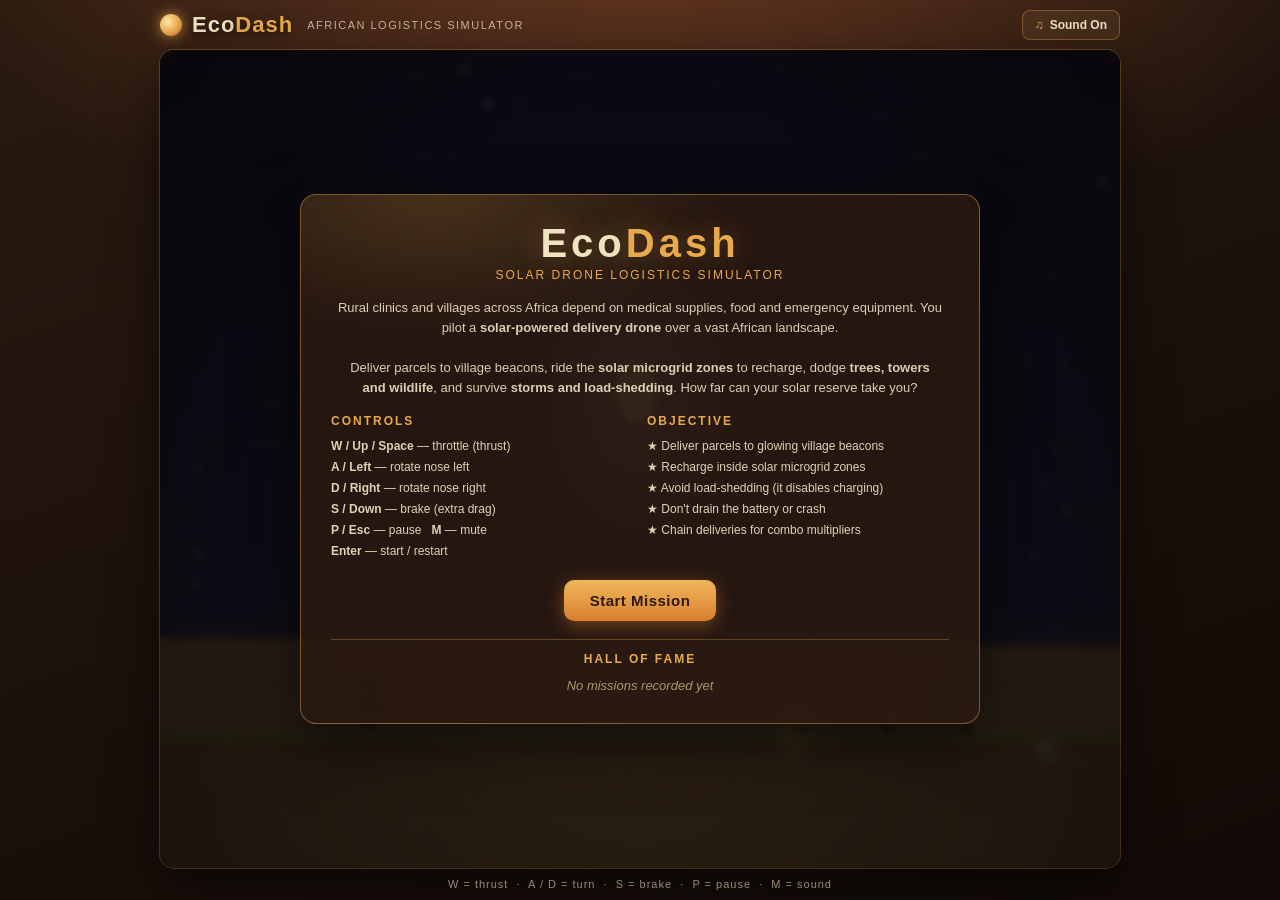
<file: index.html>
<!DOCTYPE html>
<!-- ============================================================
  EcoDash - African Digital Logistics & Infrastructure Simulator
  WAS262 - Web Animation Scripting - SF1

  This file only builds the page structure. All drawing is done
  on the HTML5 <canvas> tag below by our JavaScript "engine".

  File loading order (bottom of page) is IMPORTANT:
    1. utils   - math / random helpers (no dependencies)
    2. input   - keyboard + touch
    3. storage - localStorage high scores
    4. audio   - procedural sound engine (Web Audio API)
    5. celestial - AI-BLIND FEATURE: day / night cycle
    6. weather - global wind system
    7. particles - dust / spark / leaf effects
    8. world   - scrolling African terrain + villages
    9. drone   - the player's solar drone (movement physics)
   10. obstacles - trees, towers, birds, storms, solar & load-shed zones
   11. hud     - on-canvas heads-up display
   12. game    - the Game class that ties everything together
   13. main    - bootstraps the Game

  Each script attaches its exports to a single global object:
      window.EcoDash  (short name: EC)
  e.g. EC.Drone, EC.Game, EC.Input ...
  ============================================================ -->
<html lang="en">
<head>
  <meta charset="UTF-8">
  <meta name="viewport" content="width=device-width, initial-scale=1.0, maximum-scale=1.0, user-scalable=no">
  <title>EcoDash — Solar Drone Logistics Simulator</title>
  <link rel="stylesheet" href="css/style.css">
</head>
<body>

  <!-- The whole application lives inside this wrapper div -->
  <div id="app">

    <!-- ======= TOP BAR (DOM UI - pause + mute buttons + mission tag) ======= -->
    <header id="topbar">
      <div id="brand">
        <span class="brand-mark"></span>
        <h1>Eco<span>Dash</span></h1>
        <p>African Logistics Simulator</p>
      </div>
      <div id="topbar-buttons">
        <button id="btn-pause" class="ui-btn" type="button" title="Pause (P)">
          <span class="icon">&#10073;&#10073;</span> Pause
        </button>
        <button id="btn-mute" class="ui-btn" type="button" title="Toggle sound (M)">
          <span class="icon">&#9835;</span> <span id="mute-label">Sound On</span>
        </button>
      </div>
    </header>

    <!-- ======= CANVAS STAGE (the game screen) ======= -->
    <!-- The canvas keeps an internal resolution of 960x540.
         CSS scales it to fit the window while preserving 16:9. -->
    <div id="canvas-wrap">
      <canvas id="game-canvas" width="960" height="540"></canvas>

      <!-- ---------- START / MENU SCREEN ---------- -->
      <div id="menu-screen" class="overlay">
        <div class="panel panel-menu">
          <h2 class="menu-title">Eco<span>Dash</span></h2>
          <p class="menu-sub">Solar Drone Logistics Simulator</p>

          <p class="menu-story">
            Rural clinics and villages across Africa depend on medical supplies,
            food and emergency equipment. You pilot a <strong>solar-powered delivery drone</strong>
            over a vast African landscape.<br><br>
            Deliver parcels to village beacons, ride the <strong>solar microgrid zones</strong> to
            recharge, dodge <strong>trees, towers and wildlife</strong>, and survive
            <strong>storms and load-shedding</strong>. How far can your solar reserve take you?
          </p>

          <div class="menu-cols">
            <div class="menu-col">
              <h3>Controls</h3>
              <ul class="ctrl-list">
                <li><b>W / Up / Space</b> — throttle (thrust)</li>
                <li><b>A / Left</b> — rotate nose left</li>
                <li><b>D / Right</b> — rotate nose right</li>
                <li><b>S / Down</b> — brake (extra drag)</li>
                <li><b>P / Esc</b> — pause &nbsp; <b>M</b> — mute</li>
                <li><b>Enter</b> — start / restart</li>
              </ul>
              <p class="touch-hint">Touch devices: on-screen buttons appear below.</p>
            </div>
            <div class="menu-col">
              <h3>Objective</h3>
              <ul class="ctrl-list">
                <li>&#9733; Deliver parcels to glowing village beacons</li>
                <li>&#9733; Recharge inside solar microgrid zones</li>
                <li>&#9733; Avoid load-shedding (it disables charging)</li>
                <li>&#9733; Don't drain the battery or crash</li>
                <li>&#9733; Chain deliveries for combo multipliers</li>
              </ul>
            </div>
          </div>

          <button id="btn-start" class="btn-primary" type="button">Start Mission</button>

          <div class="highscores-box">
            <h3>Hall of Fame</h3>
            <ol id="highscore-list" class="highscore-list">
              <li class="empty">No missions recorded yet</li>
            </ol>
          </div>
        </div>
      </div>

      <!-- ---------- PAUSE SCREEN ---------- -->
      <div id="pause-screen" class="overlay hidden">
        <div class="panel panel-small">
          <h2 class="menu-title">Paused</h2>
          <p>Your drone is hovering. The solar reserve is on stand-by.</p>
          <button id="btn-resume" class="btn-primary" type="button">Resume</button>
          <div class="btn-row">
            <button id="btn-pause-restart" class="btn-secondary" type="button">Restart Mission</button>
            <button id="btn-pause-menu" class="btn-secondary" type="button">Main Menu</button>
          </div>
        </div>
      </div>

      <!-- ---------- GAME OVER SCREEN ---------- -->
      <div id="gameover-screen" class="overlay hidden">
        <div class="panel panel-gameover">
          <h2 class="menu-title">Mission <span class="go-word">Ended</span></h2>
          <p id="go-reason" class="go-reason">Battery depleted.</p>
          <p id="go-new-high" class="new-high hidden">&#9733; NEW HIGH SCORE &#9733;</p>

          <div class="stats-grid">
            <div class="stat"><span class="stat-label">Mission Score</span><span id="go-score" class="stat-value">0</span></div>
            <div class="stat"><span class="stat-label">Distance</span><span id="go-km" class="stat-value">0 km</span></div>
            <div class="stat"><span class="stat-label">Deliveries</span><span id="go-deliveries" class="stat-value">0</span></div>
            <div class="stat"><span class="stat-label">Energy Grade</span><span id="go-grade" class="stat-value">B</span></div>
          </div>

          <div class="highscores-box">
            <h3>Hall of Fame</h3>
            <ol id="go-highscore-list" class="highscore-list"></ol>
          </div>

          <div class="btn-row">
            <button id="btn-retry" class="btn-primary" type="button">Retry Mission</button>
            <button id="btn-go-menu" class="btn-secondary" type="button">Main Menu</button>
          </div>
        </div>
      </div>

      <!-- ---------- Low battery / info toast that floats over the canvas ---------- -->
      <div id="toast" class="toast hidden"></div>
    </div>

    <!-- ======= TOUCH CONTROLS (auto-hidden on mouse devices) ======= -->
    <div id="touch-controls" class="touch-only">
      <button class="touch-btn" data-action="left" type="button">Left</button>
      <button class="touch-btn touch-throttle" data-action="throttle" type="button">Thrust</button>
      <button class="touch-btn" data-action="brake" type="button">Brake</button>
      <button class="touch-btn" data-action="right" type="button">Right</button>
    </div>

    <!-- ======= KEYBOARD HINT FOOTER ======= -->
    <footer id="footer">
      <p>W = thrust &nbsp;&middot;&nbsp; A / D = turn &nbsp;&middot;&nbsp; S = brake &nbsp;&middot;&nbsp; P = pause &nbsp;&middot;&nbsp; M = sound</p>
    </footer>
  </div>

  <!-- ======= SCRIPTS (order matters - see header comment) ======= -->
  <script src="js/utils.js"></script>
  <script src="js/input.js"></script>
  <script src="js/storage.js"></script>
  <script src="js/audio.js"></script>
  <script src="js/celestial.js"></script>
  <script src="js/weather.js"></script>
  <script src="js/particles.js"></script>
  <script src="js/world.js"></script>
  <script src="js/drone.js"></script>
  <script src="js/obstacles.js"></script>
  <script src="js/hud.js"></script>
  <script src="js/game.js"></script>
  <script src="js/main.js"></script>
</body>
</html>
</file>
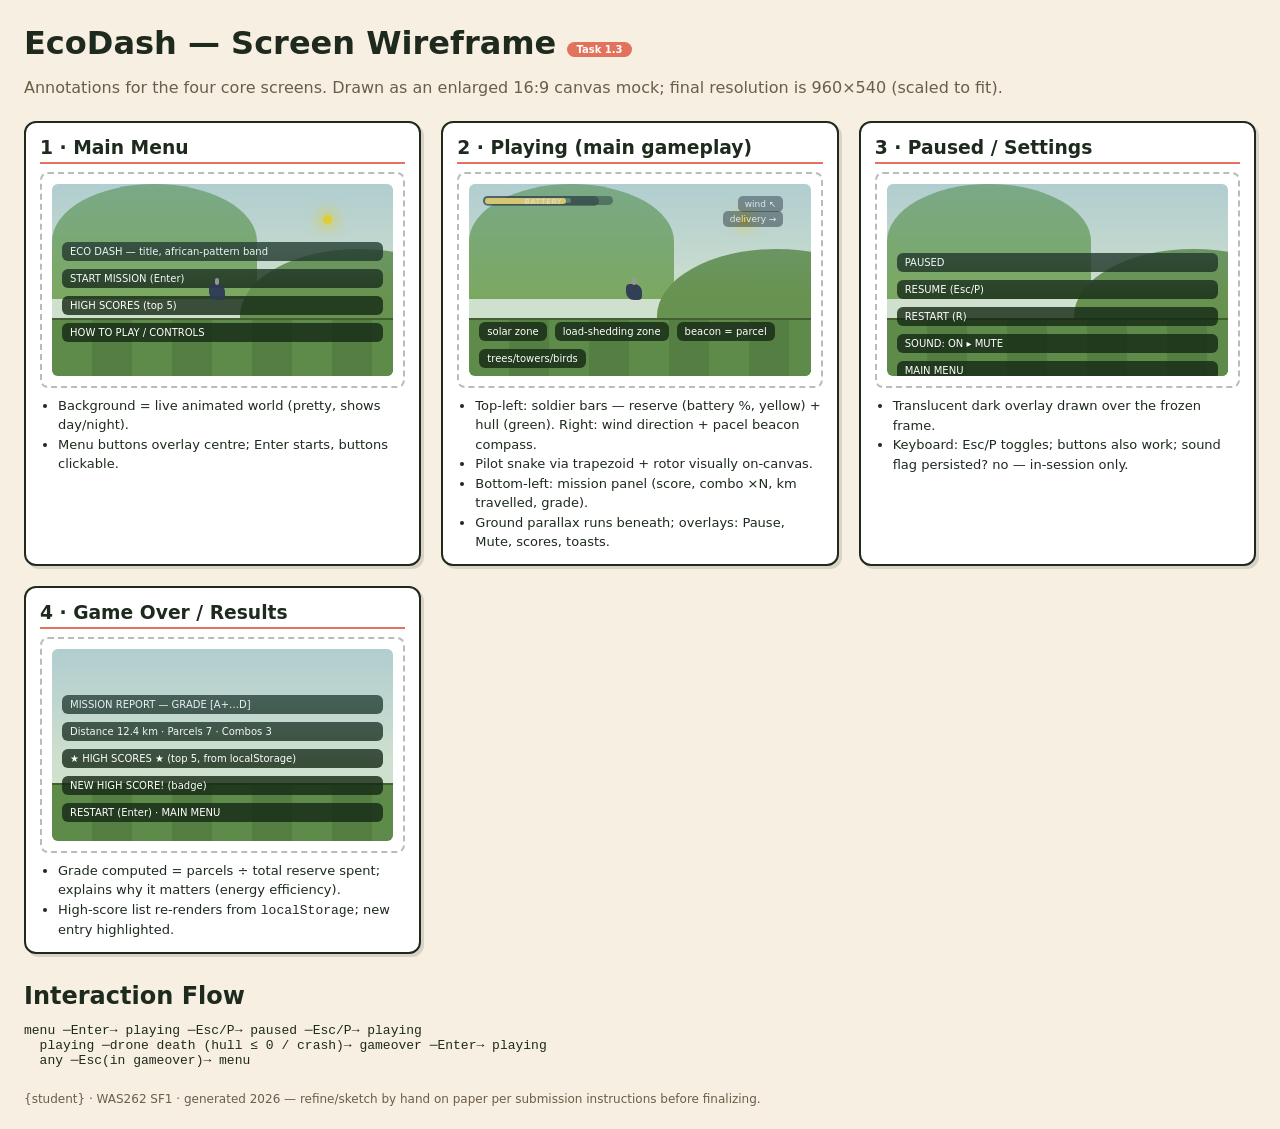
<file: docs/wireframe.html>
<!DOCTYPE html>
<html lang="en">
<head>
<meta charset="UTF-8">
<meta name="viewport" content="width=device-width, initial-scale=1.0">
<title>EcoDash — Wireframe</title>
<style>
  :root { --ink:#1d2a1d; --accent:#e2725b; --skin:#f7efe2; }
  * { box-sizing:border-box; }
  body { margin:0; padding:24px; background:var(--skin); color:var(--ink);
         font-family:system-ui, -apple-system, "Segoe UI", sans-serif; }
  h1,h2 { margin:0 0 8px; }
  .sub { color:#6b5d4a; margin-bottom:24px; }
  .grid { display:grid; grid-template-columns:repeat(auto-fit,minmax(340px,1fr)); gap:20px; }
  .screen { background:#fff; border:2px solid var(--ink); border-radius:12px;
            padding:14px 14px 12px; position:relative; box-shadow:3px 3px 0 rgba(0,0,0,.12); }
  .screen h3 { margin:0 0 8px; border-bottom:2px solid var(--accent); padding-bottom:4px; }
  .frame { border:2px dashed #bbb; border-radius:8px; padding:10px; position:relative; }
  .tv { display:block; width:100%; aspect-ratio:16/9; background:#cfe0ce;
        border-radius:6px; position:relative; overflow:hidden; }
  .tv::after { content:""; position:absolute; inset:0;
      background:linear-gradient(180deg, rgba(120,170,210,.35), rgba(120,170,210,0) 60%); }
  .ground { position:absolute; left:0; right:0; bottom:0; height:30%;
             background:repeating-linear-gradient(90deg, #5e8a4a 0 40px, #557f42 40px 80px); border-top:2px solid #42602f; }
  .hill { position:absolute; width:60%; height:60%; background:#7ba860; border-radius:50% 50% 0 0; }
  .hill.b { left:55%; top:34%; width:70%; height:70%; background:#68924f; }
  .sun { position:absolute; width:9px; height:9px; border-radius:50%; background:gold; right:18%; top:16%; box-shadow:0 0 12px 6px rgba(255,215,0,.5); }
  .pbar { position:absolute; left:4%; top:6%; width:34%; height:10px; background:rgba(0,0,0,.45); border-radius:5px; }
  .pbar::before { content:""; position:absolute; left:2px; top:2px; bottom:2px; width:70%; background:#ffd24a; border-radius:3px; }
  .pbar::after { content:"BATTERY"; font-size:7px; color:#fff; position:absolute; left:36%; top:2px; letter-spacing:1px; }
  .pbar2 { display:none; }
  .panel { position:absolute; left:4%; top:14%; width:34%; height:12px; background:rgba(0,0,0,.45); border-radius:5px; }
  .panel::before { content:""; position:absolute; left:2px; top:2px; bottom:2px; width:40%; background:#6fcf6f; border-radius:3px; }
  .drone { position:absolute; left:46%; top:52%; width:16px; height:16px; opacity:.95; z-index:2; }
  .drone::before { content:""; position:absolute; inset:0; background:#2f3a55; border-radius:4px 8px 4px 8px; }
  .drone::after { content:""; position:absolute; left:6px; top:-6px; width:4px; height:7px; background:#999; border-radius:2px; }
  .labels { position:absolute; left:10px; bottom:8px; right:10px; display:flex; gap:8px; flex-wrap:wrap; }
  .labels span { background:rgba(20,40,20,.8); color:#fff; font-size:10px; padding:4px 8px; border-radius:6px; }
  .bar { position:absolute; left:4%; top:6%; width:38%; height:9px; background:rgba(0,0,0,.45); border-radius:5px; }
  .bar::before { content:""; position:absolute; left:2px; top:2px; bottom:2px; width:66%; background:#7fd07f; border-radius:3px; }
  .chip { position:absolute; right:4%; top:6%; background:rgba(0,0,0,.45); color:#fff; font-size:9px; padding:3px 7px; border-radius:5px; }
  ul { font-size:13px; line-height:1.5; margin:8px 0 0; padding-left:18px; }
  .tag { display:inline-block; background:var(--accent); color:#fff; font-size:10px;
         padding:2px 9px; border-radius:20px; margin-right:6px; vertical-align:1px; }
</style>
</head>
<body>
  <h1>EcoDash — Screen Wireframe <span class="tag">Task 1.3</span></h1>
  <p class="sub">Annotations for the four core screens. Drawn as an enlarged 16:9 canvas mock; final resolution is 960×540 (scaled to fit).</p>

  <div class="grid">

    <!-- MENU -->
    <section class="screen">
      <h3>1 · Main Menu</h3>
      <div class="frame">
        <div class="tv">
          <div class="sun"></div>
          <div class="hill"></div>
          <div class="hill b"></div>
          <div class="ground"></div>
          <div class="drone"></div>
          <div class="labels" style="top:30%;bottom:auto;flex-direction:column;">
            <span>ECO DASH — title, african-pattern band</span>
            <span>START MISSION (Enter)</span>
            <span>HIGH SCORES (top 5)</span>
            <span>HOW TO PLAY / CONTROLS</span>
          </div>
        </div>
      </div>
      <ul>
        <li>Background = live animated world (pretty, shows day/night).</li>
        <li>Menu buttons overlay centre; Enter starts, buttons clickable.</li>
      </ul>
    </section>

    <!-- PLAYING -->
    <section class="screen">
      <h3>2 · Playing (main gameplay)</h3>
      <div class="frame">
        <div class="tv">
          <div class="sun"></div>
          <div class="hill"></div>
          <div class="hill b"></div>
          <div class="ground"></div>
          <div class="drone"></div>
          <div class="bar"></div>
          <div class="pbar"></div>
          <div class="chip" style="right:8%;top:6%;">wind&nbsp;↖</div>
          <div class="chip" style="right:8%;top:14%;">delivery&nbsp;→</div>
          <div class="labels" style="top:auto;bottom:8px;">
            <span>solar zone</span><span>load-shedding zone</span><span>beacon = parcel</span><span>trees/towers/birds</span>
          </div>
        </div>
      </div>
      <ul>
        <li>Top-left: soldier bars — reserve (battery %, yellow) + hull (green). Right: wind direction + pacel beacon compass.</li>
        <li>Pilot snake via trapezoid + rotor visually on-canvas.</li>
        <li>Bottom-left: mission panel (score, combo ×N, km travelled, grade).</li>
        <li>Ground parallax runs beneath; overlays: Pause, Mute, scores, toasts.</li>
      </ul>
    </section>

    <!-- PAUSED -->
    <section class="screen">
      <h3>3 · Paused / Settings</h3>
      <div class="frame">
        <div class="tv">
          <div class="hill"></div>
          <div class="hill b"></div>
          <div class="ground"></div>
          <div class="labels" style="top:36%;bottom:auto;flex-direction:column;">
            <span>PAUSED</span>
            <span>RESUME (Esc/P)</span>
            <span>RESTART (R)</span>
            <span>SOUND: ON ▸ MUTE</span>
            <span>MAIN MENU</span>
          </div>
        </div>
      </div>
      <ul>
        <li>Translucent dark overlay drawn over the frozen frame.</li>
        <li>Keyboard: Esc/P toggles; buttons also work; sound flag persisted? no — in-session only.</li>
      </ul>
    </section>

    <!-- GAME OVER -->
    <section class="screen">
      <h3>4 · Game Over / Results</h3>
      <div class="frame">
        <div class="tv">
          <div class="ground"></div>
          <div class="labels" style="top:24%;bottom:auto;flex-direction:column;">
            <span>MISSION REPORT — GRADE [A+…D]</span>
            <span>Distance 12.4 km · Parcels 7 · Combos 3</span>
            <span>★ HIGH SCORES ★ (top 5, from localStorage)</span>
            <span>NEW HIGH SCORE! (badge)</span>
            <span>RESTART (Enter) · MAIN MENU</span>
          </div>
        </div>
      </div>
      <ul>
        <li>Grade computed = parcels ÷ total reserve spent; explains why it matters (energy efficiency).</li>
        <li>High-score list re-renders from <code>localStorage</code>; new entry highlighted.</li>
      </ul>
    </section>
  </div>

  <h2 style="margin-top:28px">Interaction Flow</h2>
  <pre>menu ─Enter→ playing ─Esc/P→ paused ─Esc/P→ playing
  playing ─drone death (hull ≤ 0 / crash)→ gameover ─Enter→ playing
  any ─Esc(in gameover)→ menu</pre>

  <footer style="margin-top:24px;color:#6b5d4a;font-size:12px">
    {student} · WAS262 SF1 · generated 2026 — refine/sketch by hand on paper per submission instructions before finalizing.
  </footer>
</body>
</html>
</file>
<file: css/style.css>
/* ============================================================
   EcoDash - style.css
   African-inspired visual theme for the whole page.
   The GAME itself is drawn on the <canvas>; this file styles
   the page frame, the menu/pause/game-over overlays, the DOM
   buttons and the touch controls.

   Palette (savanna earth tones):
     deep clay brown   #3a2417
     terracotta        #c25b32
     ochre / gold      #e8a94c
     sand              #efe3c2
     dry grass green   #7a8f4e
   ============================================================ */

/* ---------- global resets ---------- */
* {
  margin: 0;
  padding: 0;
  box-sizing: border-box;
}

html,
body {
  height: 100%;
}

body {
  font-family: "Segoe UI", "Helvetica Neue", Arial, sans-serif;
  color: #efe3c2;
  background:
    radial-gradient(1200px 600px at 50% -10%, #6b3a22 0%, transparent 60%),
    linear-gradient(160deg, #2a1a10 0%, #1b110b 55%, #120a06 100%);
  overflow: hidden;
  user-select: none;
  -webkit-user-select: none;
}

/* ---------- app layout ---------- */
#app {
  height: 100vh;
  display: flex;
  flex-direction: column;
  align-items: center;
  gap: 10px;
  padding: 10px;
}

/* ---------- top bar ---------- */
#topbar {
  width: min(100vw - 20px, 960px);
  display: flex;
  align-items: center;
  justify-content: space-between;
  gap: 12px;
}

#brand {
  display: flex;
  align-items: center;
  gap: 10px;
}

.brand-mark {
  width: 22px;
  height: 22px;
  border-radius: 50%;
  background: radial-gradient(circle at 35% 35%, #ffe9a8, #e8a94c 55%, #c25b32);
  box-shadow: 0 0 14px rgba(232, 169, 76, 0.8);
}

#brand h1 {
  font-size: 22px;
  font-weight: 800;
  letter-spacing: 1px;
  color: #efe3c2;
  text-shadow: 0 2px 8px rgba(0, 0, 0, 0.5);
}

#brand h1 span {
  color: #e8a94c;
}

#brand p {
  font-size: 11px;
  opacity: 0.75;
  letter-spacing: 1.5px;
  text-transform: uppercase;
  margin-left: 4px;
}

#topbar-buttons {
  display: flex;
  gap: 8px;
}

/* ---------- reusable DOM buttons ---------- */
.ui-btn {
  background: rgba(240, 200, 130, 0.08);
  border: 1px solid rgba(232, 169, 76, 0.35);
  color: #efe3c2;
  font: 600 12px/1 "Segoe UI", sans-serif;
  padding: 8px 12px;
  border-radius: 8px;
  cursor: pointer;
  transition: background 0.2s, transform 0.1s;
  display: inline-flex;
  align-items: center;
  gap: 6px;
}

.ui-btn .icon {
  color: #e8a94c;
  font-size: 12px;
}

.ui-btn:hover {
  background: rgba(240, 200, 130, 0.18);
}

.ui-btn:active {
  transform: translateY(1px);
}

.btn-primary,
.btn-secondary {
  font: 800 15px/1 "Segoe UI", sans-serif;
  padding: 13px 26px;
  border-radius: 10px;
  border: none;
  cursor: pointer;
  letter-spacing: 0.5px;
  transition: transform 0.1s, box-shadow 0.2s, background 0.2s;
}

.btn-primary {
  background: linear-gradient(180deg, #f0b75c, #d97f2e);
  color: #2a1a10;
  box-shadow: 0 4px 18px rgba(217, 127, 46, 0.45);
}

.btn-primary:hover {
  box-shadow: 0 6px 24px rgba(240, 183, 92, 0.6);
  transform: translateY(-1px);
}

.btn-primary:active {
  transform: translateY(1px);
}

.btn-secondary {
  background: rgba(240, 200, 130, 0.08);
  color: #efe3c2;
  border: 1px solid rgba(232, 169, 76, 0.4);
}

.btn-secondary:hover {
  background: rgba(240, 200, 130, 0.16);
}

.btn-row {
  display: flex;
  gap: 10px;
  justify-content: center;
}

/* ---------- canvas stage ---------- */
#canvas-wrap {
  position: relative;
  width: min(100vw - 16px, calc((100vh - 150px) * 16 / 9));
  max-width: 960px;
  flex: 1 1 auto;
  min-height: 0;
}

#game-canvas {
  width: 100%;
  height: 100%;
  display: block;
  border-radius: 14px;
  box-shadow:
    0 0 0 1px rgba(232, 169, 76, 0.25),
    0 18px 50px rgba(0, 0, 0, 0.55);
  background: #1a2540;
}

/* ============================================================
   OVERLAYS (menu / pause / game over)
   Positioned on top of the canvas stage.
   ============================================================ */
.overlay {
  position: absolute;
  inset: 0;
  display: flex;
  align-items: center;
  justify-content: center;
  background: rgba(16, 10, 6, 0.55);
  backdrop-filter: blur(4px);
  border-radius: 14px;
  overflow: auto;
  z-index: 10;
}

.overlay.hidden {
  display: none;
}

.panel {
  width: min(560px, 92%);
  max-height: 96%;
  overflow-y: auto;
  background:
    radial-gradient(420px 200px at 20% 0%, rgba(232, 169, 76, 0.18), transparent 70%),
    rgba(42, 26, 16, 0.88);
  border: 1px solid rgba(232, 169, 76, 0.45);
  border-radius: 16px;
  padding: 26px 30px;
  text-align: center;
  box-shadow: 0 20px 60px rgba(0, 0, 0, 0.6);
}

.panel-menu {
  width: min(680px, 94%);
}

.panel-small {
  width: min(460px, 92%);
}

.panel-gameover {
  width: min(560px, 92%);
}

.menu-title {
  font-size: 40px;
  font-weight: 900;
  letter-spacing: 4px;
  margin-bottom: 2px;
  color: #efe3c2;
  text-shadow: 0 0 28px rgba(232, 169, 76, 0.35);
}

.menu-title span {
  color: #e8a94c;
}

.menu-sub {
  color: #e8a94c;
  letter-spacing: 2px;
  text-transform: uppercase;
  font-size: 12px;
  margin-bottom: 16px;
}

.menu-story {
  font-size: 13px;
  line-height: 1.55;
  opacity: 0.9;
  margin: 0 6px 16px;
}

.menu-cols {
  display: grid;
  grid-template-columns: 1fr 1fr;
  gap: 14px;
  text-align: left;
  margin-bottom: 18px;
}

.menu-col h3 {
  font-size: 12px;
  letter-spacing: 2px;
  text-transform: uppercase;
  color: #e8a94c;
  margin-bottom: 8px;
}

.ctrl-list {
  list-style: none;
  font-size: 12px;
  line-height: 1.75;
  opacity: 0.92;
}

.touch-hint {
  font-size: 11px;
  opacity: 0.7;
  margin-top: 6px;
  display: none;
}

/* show the hint only on touch devices */
body.touch .touch-hint {
  display: block;
}

/* ---------- high score lists ---------- */
.highscores-box {
  margin-top: 18px;
  border-top: 1px solid rgba(232, 169, 76, 0.3);
  padding-top: 12px;
}

.highscores-box h3 {
  font-size: 12px;
  letter-spacing: 2px;
  text-transform: uppercase;
  color: #e8a94c;
  margin-bottom: 8px;
}

.highscore-list {
  list-style: none;
  font-size: 13px;
}

.highscore-list li {
  display: flex;
  justify-content: space-between;
  gap: 10px;
  padding: 4px 10px;
  border-radius: 6px;
}

.highscore-list li:nth-child(1) { color: #ffe9a8; }
.highscore-list li:nth-child(2) { color: #e9d9c0; }
.highscore-list li:nth-child(3) { color: #e3a45b; }

.highscore-list li.new-entry {
  background: rgba(232, 169, 76, 0.22);
  outline: 1px solid rgba(232, 169, 76, 0.6);
}

.highscore-list li.empty {
  justify-content: center;
  opacity: 0.6;
  font-style: italic;
}

/* ---------- game-over specifics ---------- */
.go-reason {
  font-size: 14px;
  opacity: 0.9;
  margin-bottom: 4px;
}

.go-word {
  color: #e05f3a;
}

.new-high {
  color: #ffe9a8;
  font-weight: 800;
  letter-spacing: 2px;
  margin: 6px 0;
  animation: pulse 1s infinite;
}

.stats-grid {
  display: grid;
  grid-template-columns: 1fr 1fr;
  gap: 10px;
  margin: 16px 0;
}

.stat {
  background: rgba(0, 0, 0, 0.22);
  border: 1px solid rgba(232, 169, 76, 0.2);
  border-radius: 10px;
  padding: 10px 8px;
}

.stat-label {
  display: block;
  font-size: 10px;
  letter-spacing: 1.5px;
  text-transform: uppercase;
  opacity: 0.7;
  margin-bottom: 4px;
}

.stat-value {
  font-size: 22px;
  font-weight: 800;
  color: #ffe9a8;
}

/* ---------- toast (canvas message like "DELIVERY COMPLETE") ---------- */
.toast {
  position: absolute;
  left: 50%;
  top: 26%;
  transform: translateX(-50%);
  z-index: 30;
  background: rgba(20, 12, 6, 0.85);
  border: 1px solid rgba(232, 169, 76, 0.6);
  color: #ffe9a8;
  font-weight: 800;
  letter-spacing: 1.5px;
  font-size: 15px;
  padding: 10px 22px;
  border-radius: 30px;
  box-shadow: 0 8px 30px rgba(0, 0, 0, 0.5);
  text-align: center;
  transition: opacity 0.4s;
  pointer-events: none;
}

.toast.hidden {
  opacity: 0;
}

/* ---------- touch controls ---------- */
#touch-controls {
  display: none;
  width: min(100vw - 16px, 960px);
  justify-content: space-between;
  gap: 8px;
  padding-bottom: 4px;
  flex: 0 0 auto;
}

body.touch #touch-controls {
  display: flex;
}

.touch-btn {
  flex: 1;
  background: rgba(240, 200, 130, 0.1);
  border: 1px solid rgba(232, 169, 76, 0.45);
  color: #efe3c2;
  font: 700 13px/1 "Segoe UI", sans-serif;
  letter-spacing: 1px;
  padding: 13px 18px;
  border-radius: 10px;
  touch-action: none;
}

.touch-btn.touch-throttle {
  background: linear-gradient(180deg, rgba(240, 183, 92, 0.35), rgba(217, 127, 46, 0.25));
  flex: 1.6;
}

.touch-btn.pressed {
  background: rgba(240, 183, 92, 0.45);
  box-shadow: 0 0 14px rgba(240, 183, 92, 0.4) inset;
}

/* ---------- footer ---------- */
#footer {
  font-size: 11px;
  letter-spacing: 1px;
  opacity: 0.6;
  text-align: center;
  flex: 0 0 auto;
}

.hidden {
  display: none !important;
}

@keyframes pulse {
  0%, 100% { opacity: 1; }
  50% { opacity: 0.45; }
}
</file>
